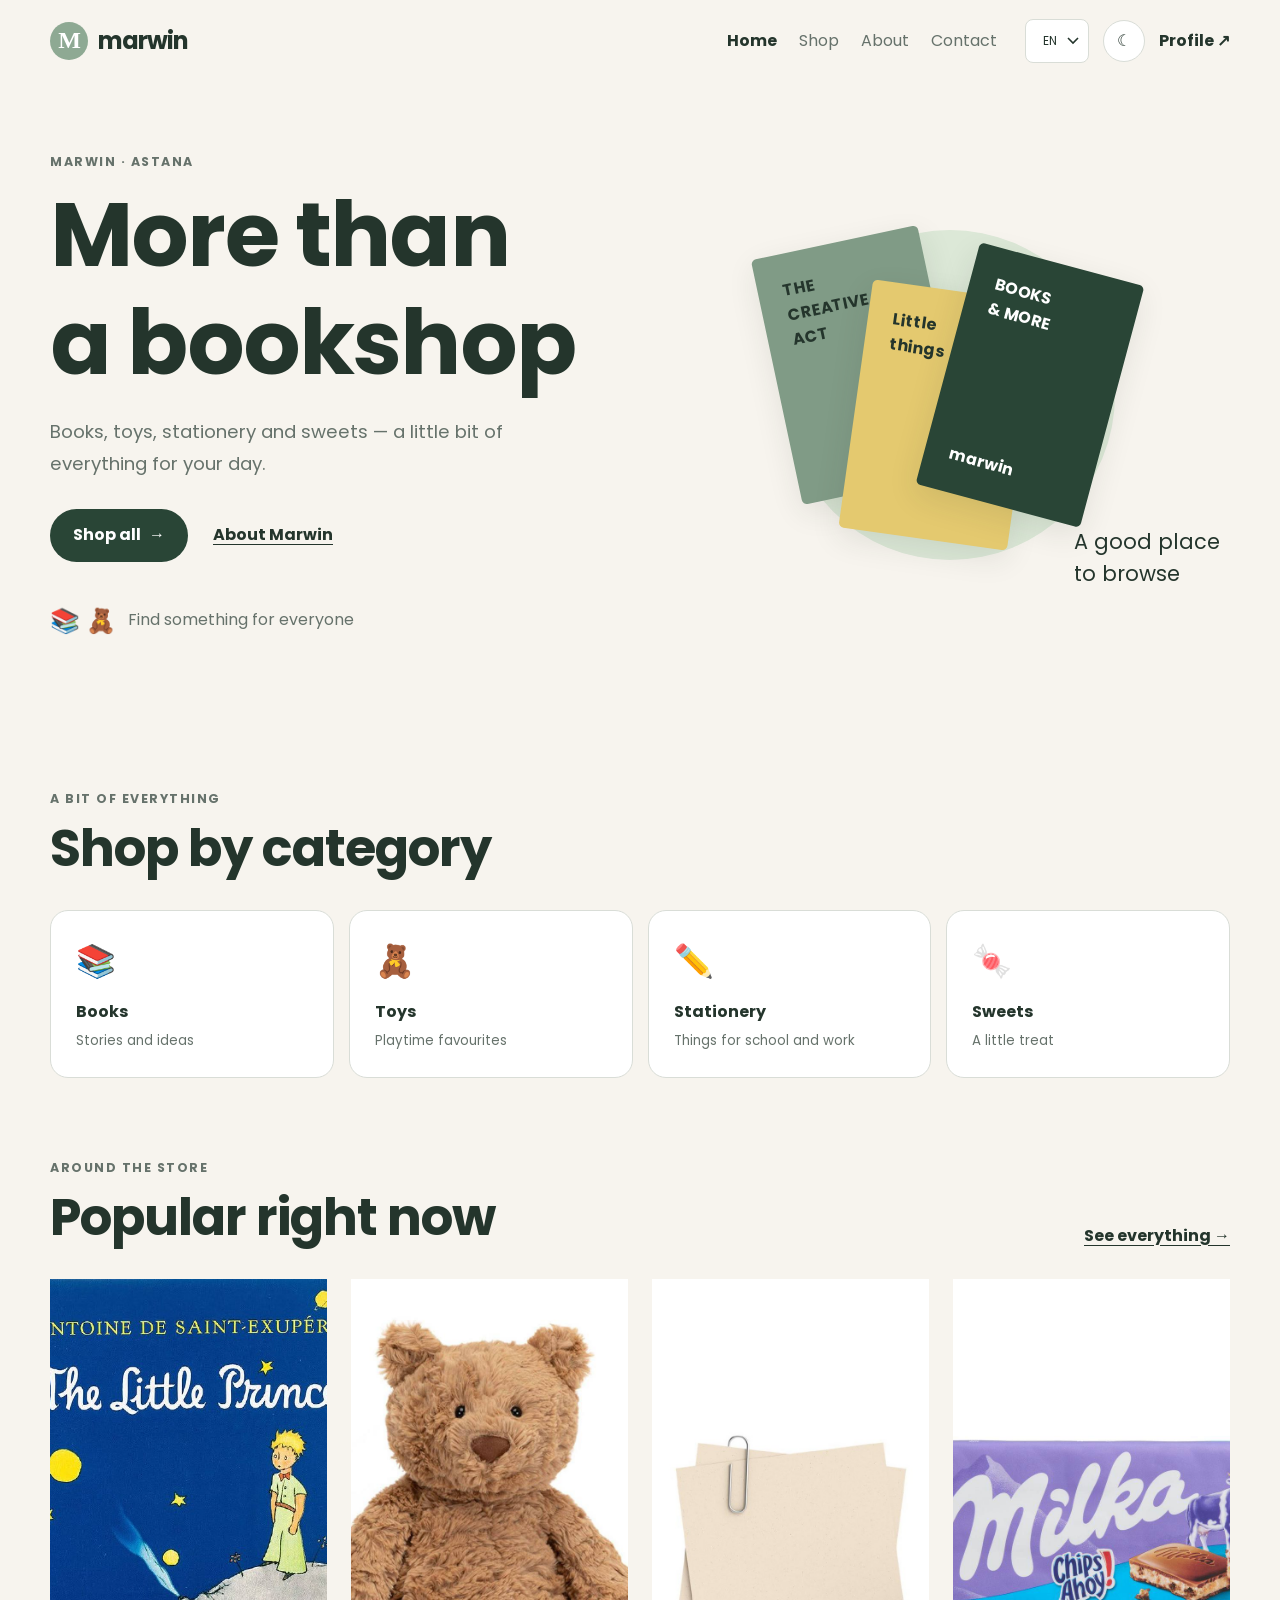
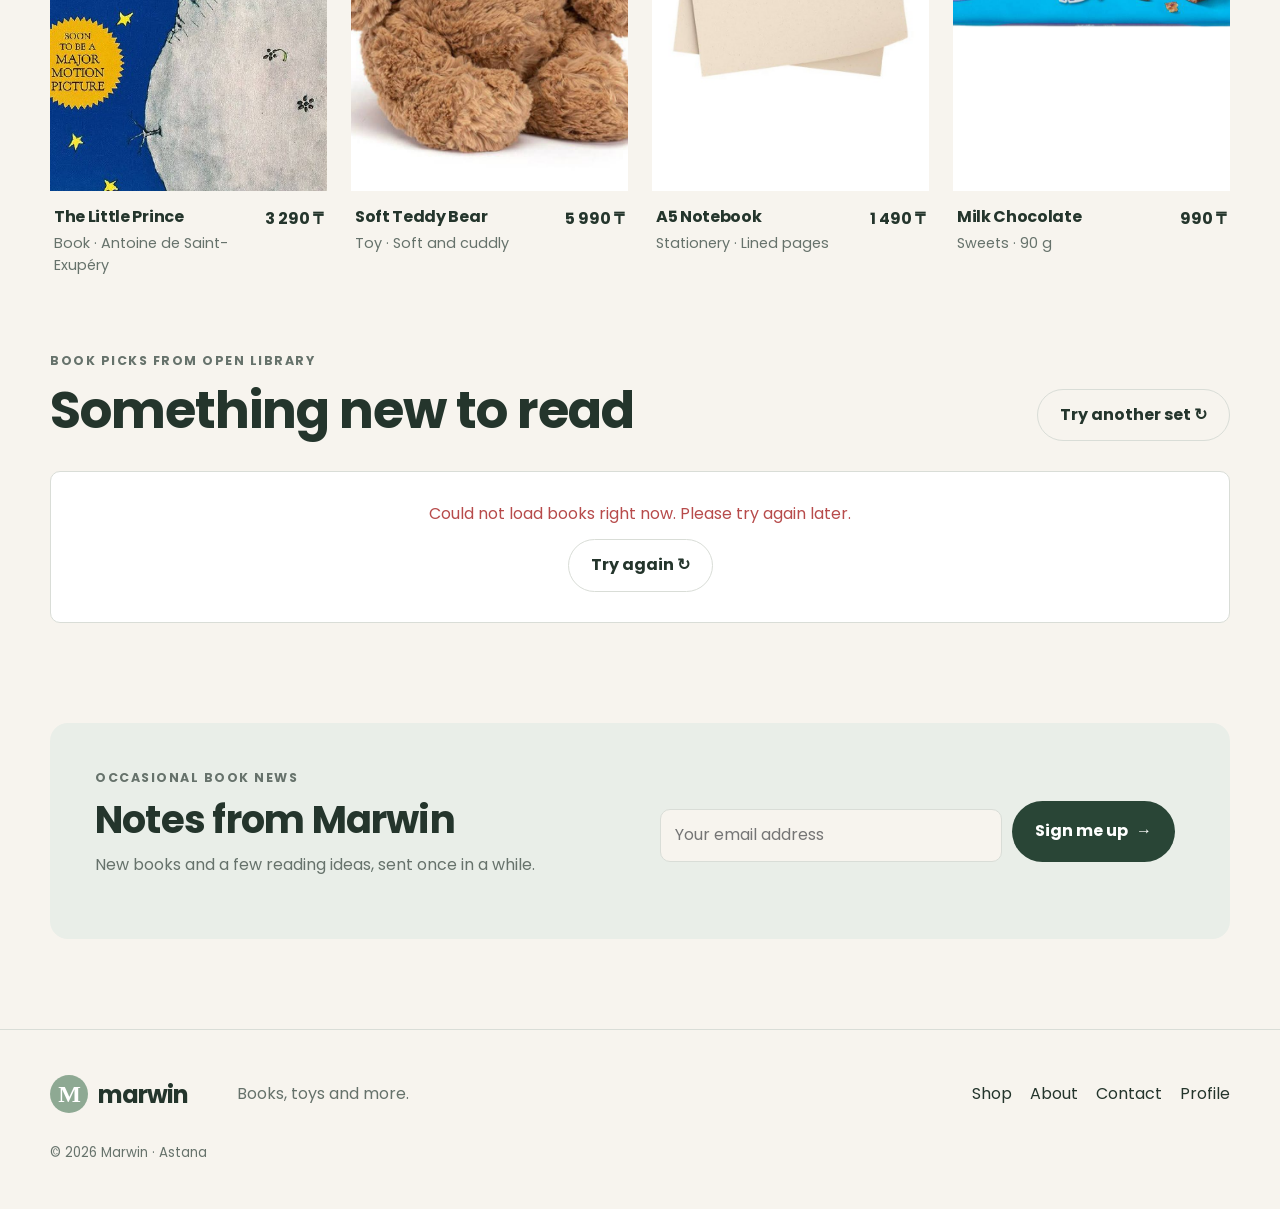
<file: index.html>
<!doctype html>
<html lang="en">

<head>
  <meta charset="utf-8">
  <meta name="viewport" content="width=device-width, initial-scale=1">

  <meta name="description" content="Books, toys, stationery and sweets at Marwin in Astana.">

  <title>Marwin — Books, toys and more</title>

  <link rel="stylesheet" href="css/style.css?v=book-hover">
  <script src="js/script.js?v=verified-covers" defer></script>
</head>

<body>

  <header class="site-header">

    <a class="brand" href="index.html" aria-label="Marwin home">
      <span class="brand-mark">M</span>
      <span>marwin</span>
    </a>

    <button class="menu-toggle" aria-label="Open menu">
      ☰
    </button>

    <nav class="main-nav">
      <a class="active" href="index.html">Home</a>
      <a href="catalog.html">Shop</a>
      <a href="about.html">About</a>
      <a href="contact.html">Contact</a>
    </nav>

    <div class="header-actions">
      <button class="theme-toggle" aria-label="Switch colour theme">
        ☾
      </button>

      <a class="profile-link" href="profile.html">
        Profile <span>↗</span>
      </a>
    </div>

  </header>


  <main>

    <!-- HERO -->

    <section class="hero">

      <div class="hero-copy">

        <p class="eyebrow">Marwin · Astana</p>

        <h1>
          More than<br>
          a <em>bookshop</em>
        </h1>

        <p class="hero-text">
          Books, toys, stationery and sweets — a little bit of
          everything for your day.
        </p>

        <div class="hero-buttons">

          <a class="button button-dark" href="catalog.html">
            Shop all <span>→</span>
          </a>

          <a class="text-link" href="about.html">
            About Marwin
          </a>

        </div>

        <div class="hero-note">
          <span class="avatar-stack">📚 🧸</span>
          <span>Find something for everyone</span>
        </div>

      </div>


      <div class="hero-art">

        <div class="sun-shape"></div>

        <div class="book book-back">
          <span>THE<br>CREATIVE<br>ACT</span>
        </div>

        <div class="book book-mid">
          <span>Little<br>things</span>
        </div>

        <div class="book book-front">
          <span>BOOKS<br>& MORE</span>
          <i>marwin</i>
        </div>

        <div class="art-caption">
          A good place<br>to browse
        </div>

      </div>

    </section>


    <!-- CATEGORIES -->

    <section class="section" style="padding-bottom: 0">

      <div class="section-heading">
        <div>
          <p class="eyebrow">A bit of everything</p>
          <h2>Shop by <em>category</em></h2>
        </div>
      </div>

      <div class="category-links">

        <a href="catalog.html" class="category-link">
          <span>📚</span>
          <b>Books</b>
          <small>Stories and ideas</small>
        </a>

        <a href="catalog.html" class="category-link">
          <span>🧸</span>
          <b>Toys</b>
          <small>Playtime favourites</small>
        </a>

        <a href="catalog.html" class="category-link">
          <span>✏️</span>
          <b>Stationery</b>
          <small>Things for school and work</small>
        </a>

        <a href="catalog.html" class="category-link">
          <span>🍬</span>
          <b>Sweets</b>
          <small>A little treat</small>
        </a>

      </div>

    </section>


    <!-- POPULAR PRODUCTS -->

    <section class="section picks">

      <div class="section-heading">

        <div>
          <p class="eyebrow">Around the store</p>
          <h2>Popular <em>right now</em></h2>
        </div>

        <a class="text-link" href="catalog.html">
          See everything <span>→</span>
        </a>

      </div>


      <div class="book-grid featured-grid">

        <!-- LITTLE PRINCE -->

        <article class="book-card">

          <a class="cover" href="catalog.html">
            <img class="product-image" src="img/TheLittlePrince.jpg" alt="The Little Prince">
          </a>

          <div class="book-meta">
            <div>
              <h3>The Little Prince</h3>
              <p>Book · Antoine de Saint-Exupéry</p>
            </div>

            <b>3 290 ₸</b>
          </div>

        </article>


        <!-- TEDDY BEAR -->

        <article class="book-card">

          <a class="cover" href="catalog.html">
            <img class="product-image" src="img/TeddyBear.jpg" alt="Soft Teddy Bear">
          </a>

          <div class="book-meta">
            <div>
              <h3>Soft Teddy Bear</h3>
              <p>Toy · Soft and cuddly</p>
            </div>

            <b>5 990 ₸</b>
          </div>

        </article>


        <!-- NOTEBOOK -->

        <article class="book-card">

          <a class="cover" href="catalog.html">
            <img class="product-image" src="img/Notebook.jpg" alt="A5 Notebook">
          </a>

          <div class="book-meta">
            <div>
              <h3>A5 Notebook</h3>
              <p>Stationery · Lined pages</p>
            </div>

            <b>1 490 ₸</b>
          </div>

        </article>


        <!-- CHOCOLATE -->

        <article class="book-card">

          <a class="cover" href="catalog.html">
            <img class="product-image" src="img/Chocolate.jpg" alt="Milk Chocolate">
          </a>

          <div class="book-meta">
            <div>
              <h3>Milk Chocolate</h3>
              <p>Sweets · 90 g</p>
            </div>

            <b>990 ₸</b>
          </div>

        </article>

      </div>

    </section>


    <!-- OPEN LIBRARY API -->

    <section class="section api-section">

      <div class="section-heading">

        <div>
          <p class="eyebrow">Book picks from Open Library</p>
          <h2>Something <em>new</em> to read</h2>
        </div>

        <button class="button button-outline" id="refresh-books">
          Try another set ↻
        </button>

      </div>

      <div id="api-books" class="api-books" aria-live="polite">
        <p class="loading">Loading a few books...</p>
      </div>

    </section>


    <!-- NEWSLETTER -->

    <section class="newsletter">

      <div>
        <p class="eyebrow">Occasional book news</p>
        <h2>Notes from <em>Marwin</em></h2>

        <p>
          New books and a few reading ideas, sent once in a while.
        </p>
      </div>

      <form id="newsletter-form" novalidate>

        <label class="sr-only" for="newsletter-email">
          Email address
        </label>

        <input id="newsletter-email" name="email" type="text" placeholder="Your email address">

        <button class="button button-dark">
          Sign me up <span>→</span>
        </button>

        <p class="form-message" aria-live="polite"></p>

      </form>

    </section>

  </main>


  <!-- FOOTER -->

  <footer class="site-footer">

    <a class="brand" href="index.html">
      <span class="brand-mark">M</span>
      <span>marwin</span>
    </a>

    <p>Books, toys and more.</p>

    <div class="footer-links">
      <a href="catalog.html">Shop</a>
      <a href="about.html">About</a>
      <a href="contact.html">Contact</a>
      <a href="profile.html">Profile</a>
    </div>

    <small>© 2026 Marwin · Astana</small>

  </footer>

</body>

</html>
</file>
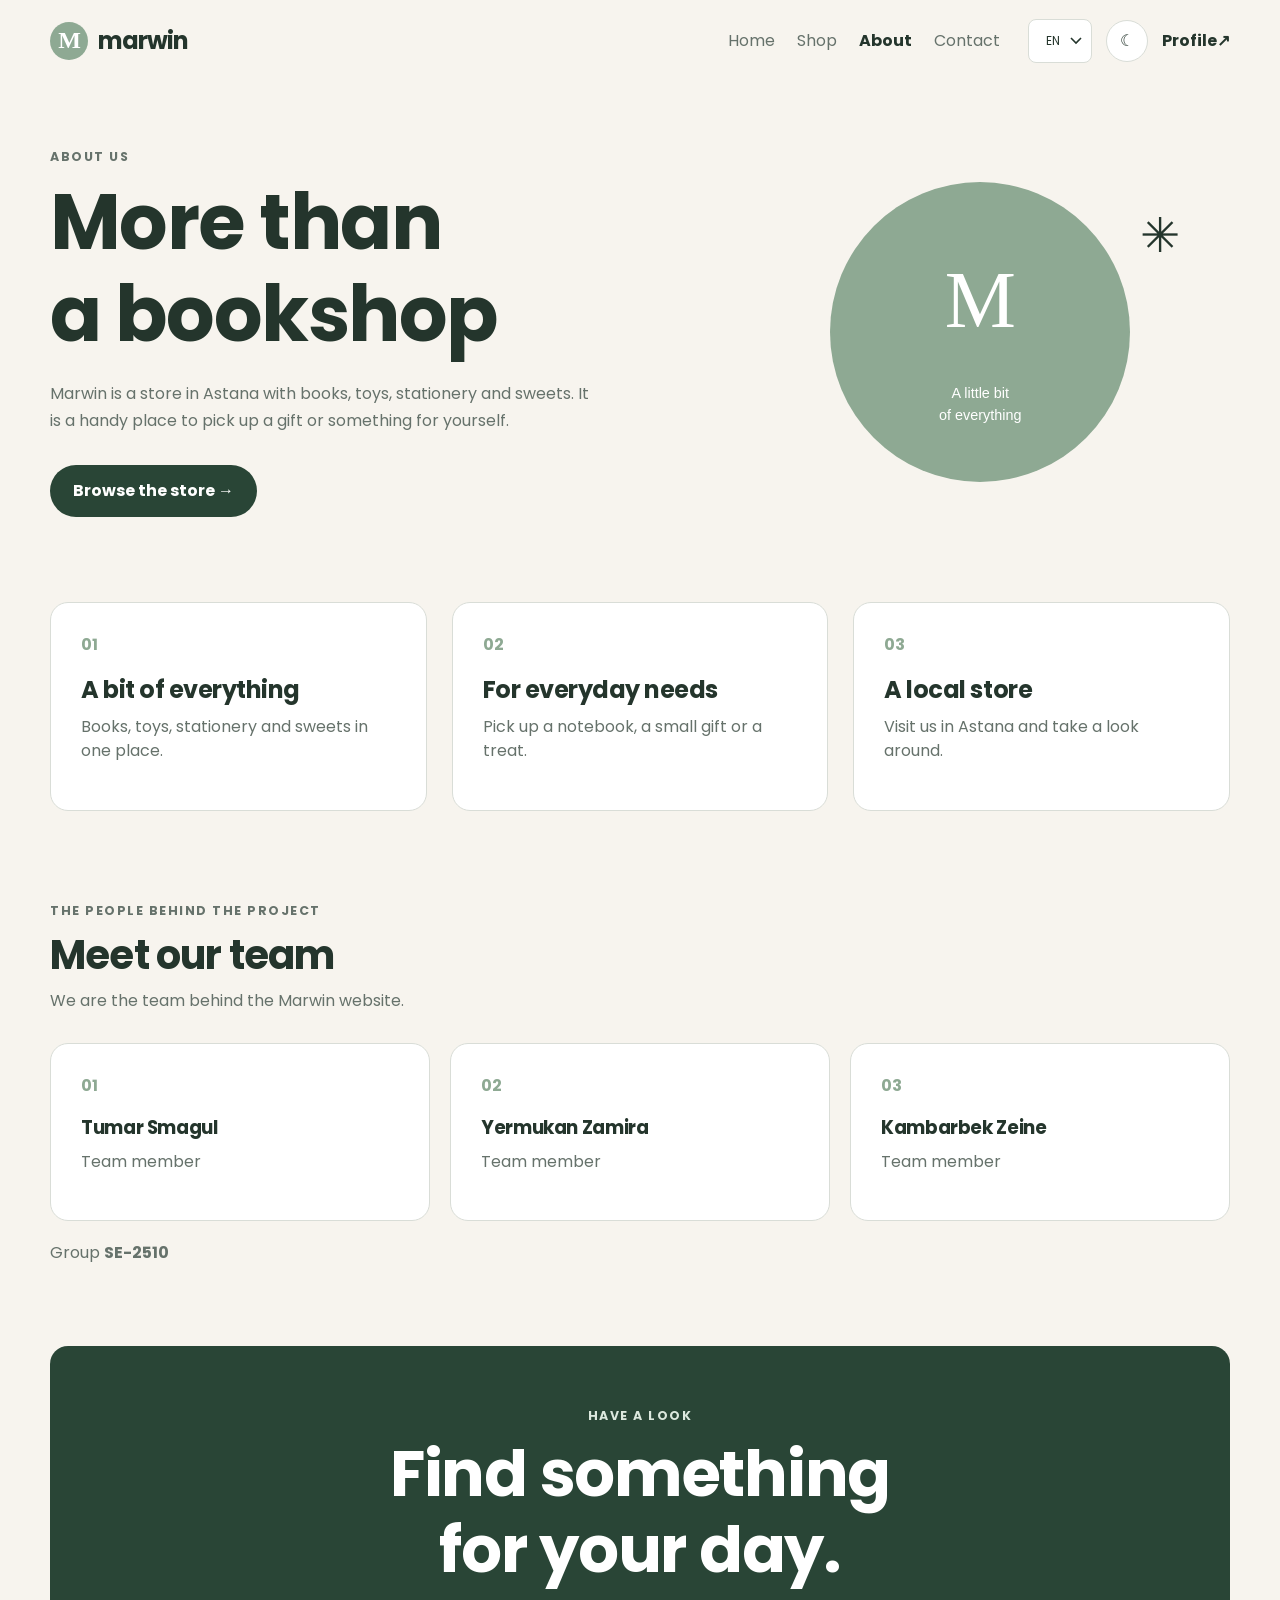
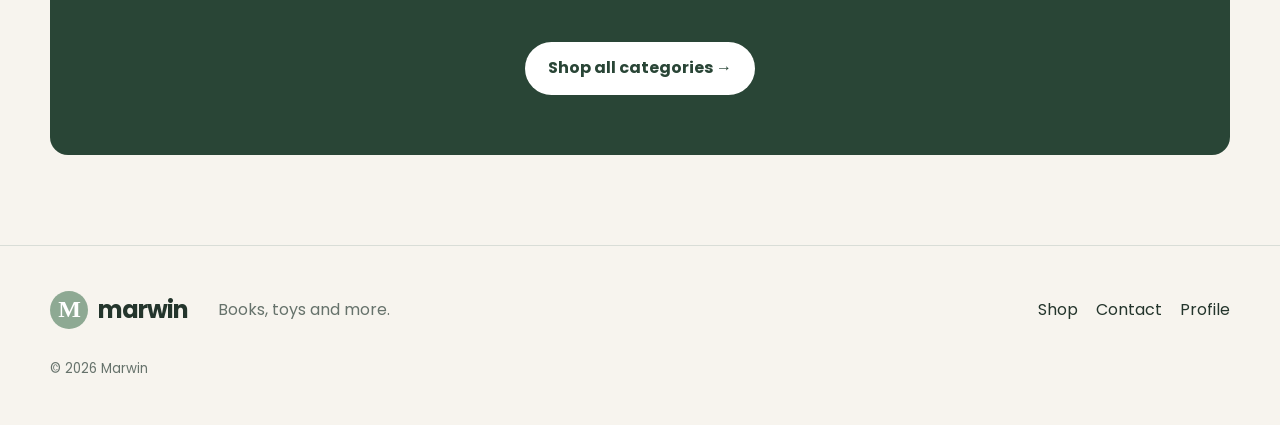
<file: about.html>
<!doctype html>
<html lang="en">

<head>
    <meta charset="utf-8">
    <meta name="viewport" content="width=device-width, initial-scale=1">
    <title>About Marwin</title>
    <link rel="stylesheet" href="css/style.css">
    <script src="js/script.js" defer></script>
</head>

<body>
    <header class="site-header"><a class="brand" href="index.html"><span
                class="brand-mark">M</span><span>marwin</span></a><button class="menu-toggle"
            aria-label="Open menu">☰</button>
        <nav class="main-nav"><a href="index.html">Home</a><a href="catalog.html">Shop</a><a class="active"
                href="about.html">About</a><a href="contact.html">Contact</a></nav>
        <div class="header-actions"><button class="theme-toggle" aria-label="Switch colour theme">☾</button><a
                class="profile-link" href="profile.html">Profile<span>↗</span></a></div>
    </header>
    <main class="page-main">
        <section class="about-hero">
            <div>
                <p class="eyebrow">About us</p>
                <h1>More than<br>a <em>bookshop</em></h1>
                <p>Marwin is a store in Astana with books, toys, stationery and sweets. It is a handy place to pick up a
                    gift or something for yourself.</p><a class="button button-dark" href="catalog.html">Browse the
                    store →</a>
            </div>
            <div class="about-art">
                <div class="about-circle">M<br><small>A little bit<br>of everything</small></div><span>✳</span>
            </div>
        </section>
        <section class="values">
            <article><span>01</span>
                <h2>A bit of everything</h2>
                <p>Books, toys, stationery and sweets in one place.</p>
            </article>
            <article><span>02</span>
                <h2>For everyday needs</h2>
                <p>Pick up a notebook, a small gift or a treat.</p>
            </article>
            <article><span>03</span>
                <h2>A local store</h2>
                <p>Visit us in Astana and take a look around.</p>
            </article>
        </section>
        <section class="team-section" aria-labelledby="team-title">
            <div class="team-heading">
                <p class="eyebrow">The people behind the project</p>
                <h2 id="team-title">Meet our <em>team</em></h2>
                <p>We are the team behind the Marwin website.</p>
            </div>
            <div class="team-grid">
                <article class="team-card"><span class="team-number">01</span>
                    <h3>Tumar Smagul</h3>
                    <p>Team member</p>
                </article>
                <article class="team-card"><span class="team-number">02</span>
                    <h3>Yermukan Zamira</h3>
                    <p>Team member</p>
                </article>
                <article class="team-card"><span class="team-number">03</span>
                    <h3>Kambarbek Zeine</h3>
                    <p>Team member</p>
                </article>
            </div>
            <p class="team-group">Group <strong>SE-2510</strong></p>
        </section>
        <section class="about-callout">
            <p class="eyebrow">Have a look</p>
            <h2>Find something<br>for your day.</h2><a class="button button-light" href="catalog.html">Shop all
                categories →</a>
        </section>
    </main>
    <footer class="site-footer"><a class="brand" href="index.html"><span
                class="brand-mark">M</span><span>marwin</span></a>
        <p>Books, toys and more.</p>
        <div class="footer-links"><a href="catalog.html">Shop</a><a href="contact.html">Contact</a><a
                href="profile.html">Profile</a></div><small>© 2026 Marwin</small>
    </footer>
</body>

</html>
</file>
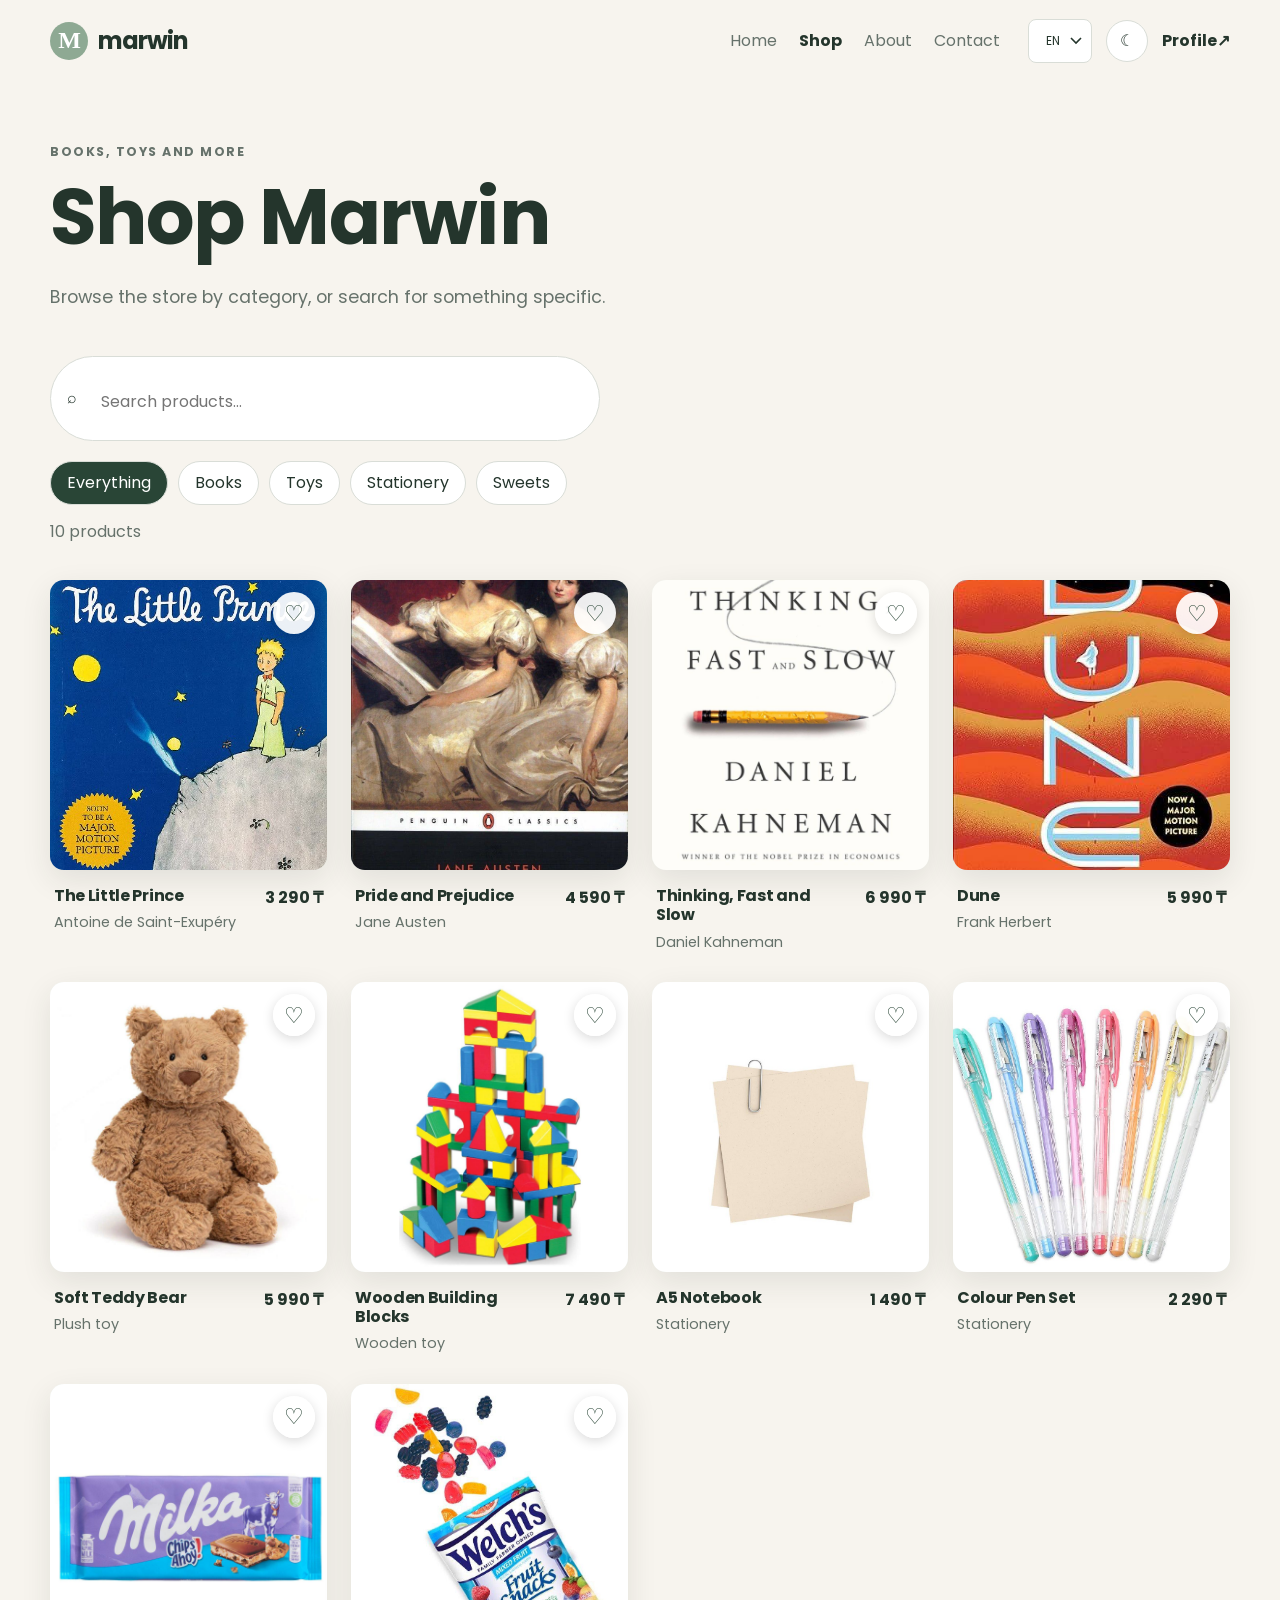
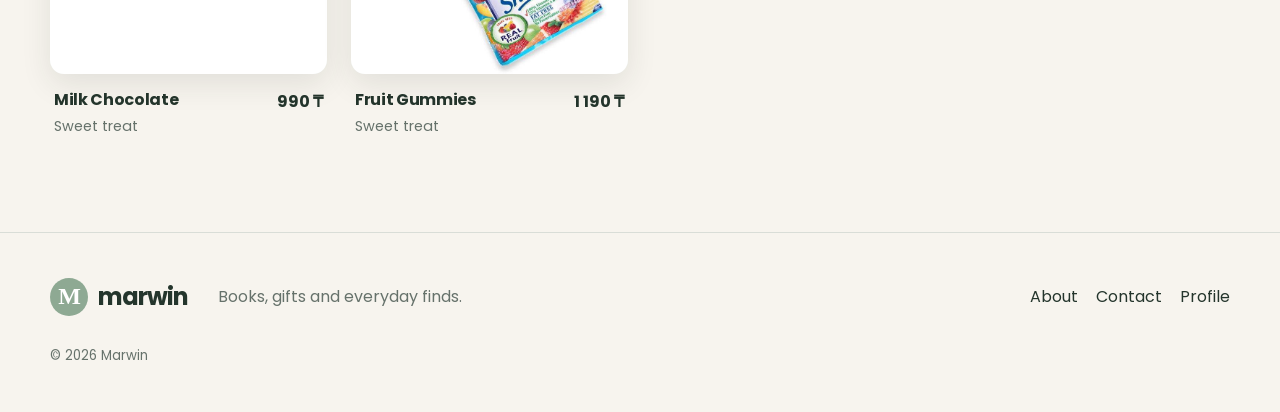
<file: catalog.html>
<!doctype html>
<html lang="en">

<head>
    <meta charset="utf-8">
    <meta name="viewport" content="width=device-width, initial-scale=1">
    <title>Shop — Marwin</title>
    <link rel="stylesheet" href="css/style.css">
    <script src="js/script.js" defer></script>
</head>

<body>
    <header class="site-header"><a class="brand" href="index.html"><span
                class="brand-mark">M</span><span>marwin</span></a><button class="menu-toggle"
            aria-label="Open menu">☰</button>
        <nav class="main-nav"><a href="index.html">Home</a><a class="active" href="catalog.html">Shop</a><a
                href="about.html">About</a><a href="contact.html">Contact</a></nav>
        <div class="header-actions"><button class="theme-toggle" aria-label="Switch colour theme">☾</button><a
                class="profile-link" href="profile.html">Profile<span>↗</span></a></div>
    </header>
    <main class="page-main">
        <div class="page-intro">
            <p class="eyebrow">Books, toys and more</p>
            <h1>Shop <em>Marwin</em></h1>
            <p>Browse the store by category, or search for something specific.</p>
        </div>
        <section class="catalog-tools"><label class="search-box"><span>⌕</span><input id="book-search" type="text"
                    placeholder="Search products…" aria-label="Search products"></label>
            <div id="genre-filters" class="filter-row"><button class="filter-chip selected"
                    data-genre="All">Everything</button><button class="filter-chip"
                    data-genre="Books">Books</button><button class="filter-chip" data-genre="Toys">Toys</button><button
                    class="filter-chip" data-genre="Stationery">Stationery</button><button class="filter-chip"
                    data-genre="Sweets">Sweets</button></div>
            <p id="catalog-count" class="result-count"></p>
        </section>
        <div id="catalog-grid" class="book-grid catalog-grid"></div>
    </main>
    <footer class="site-footer"><a class="brand" href="index.html"><span
                class="brand-mark">M</span><span>marwin</span></a>
        <p>Books, gifts and everyday finds.</p>
        <div class="footer-links"><a href="about.html">About</a><a href="contact.html">Contact</a><a
                href="profile.html">Profile</a></div><small>© 2026 Marwin</small>
    </footer>
</body>

</html>
</file>
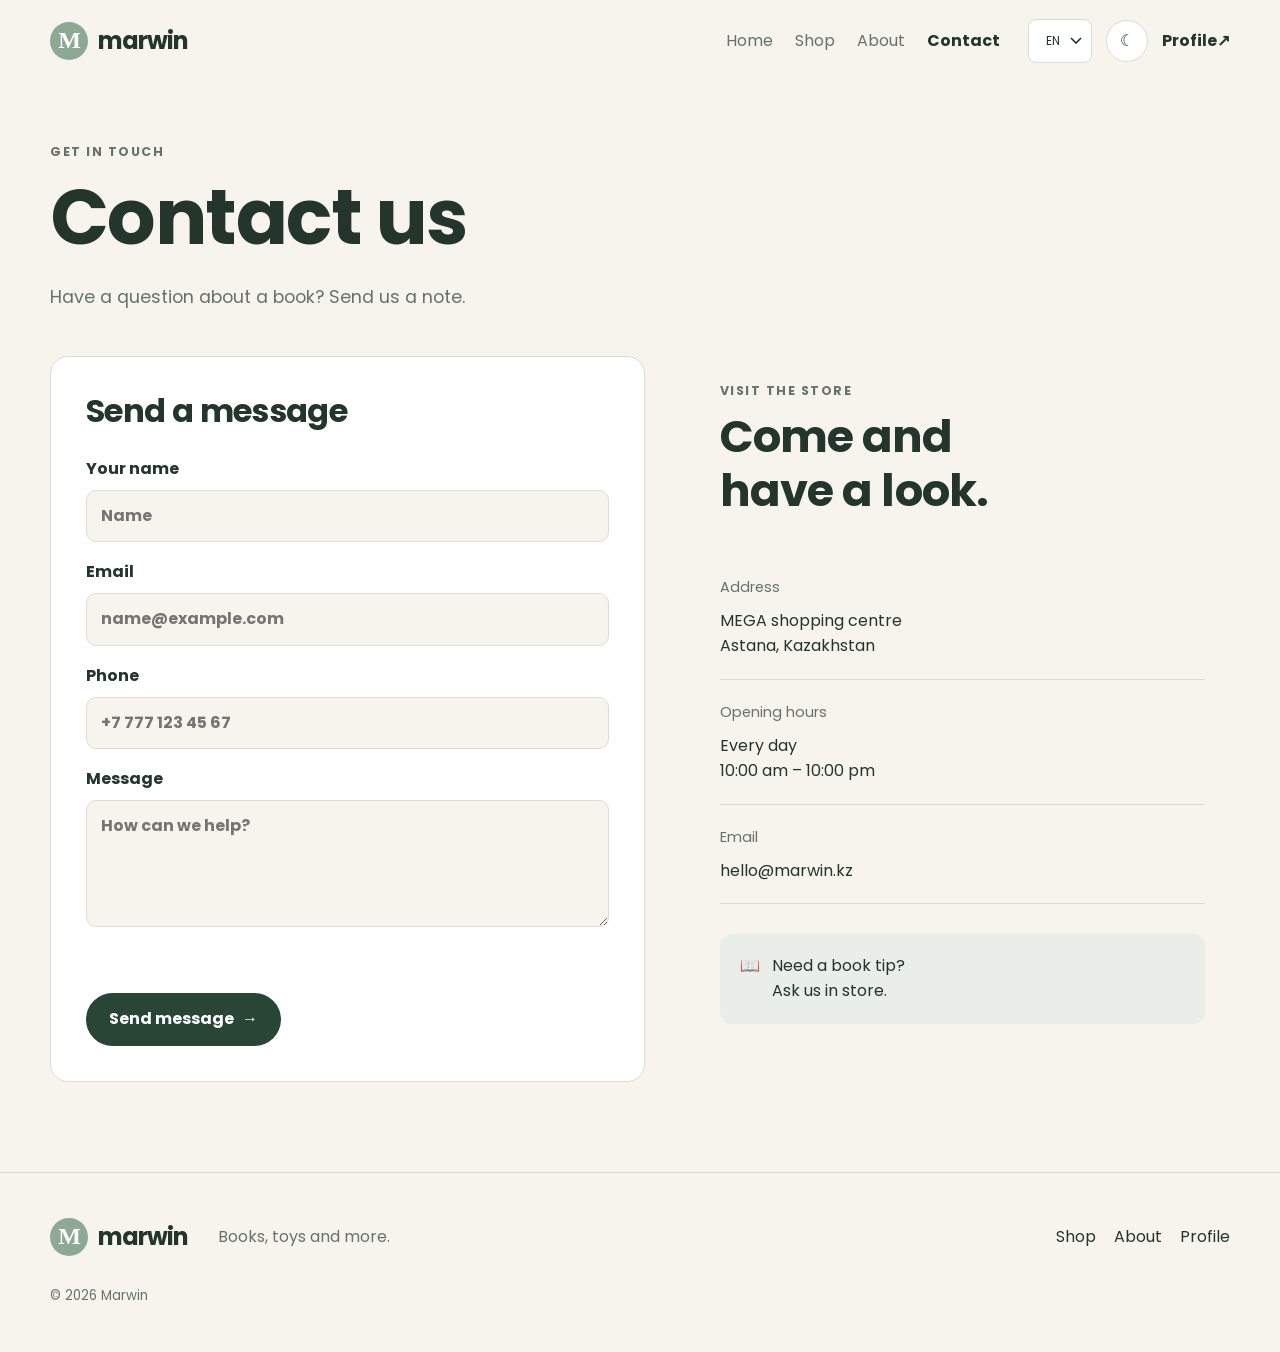
<file: contact.html>
<!doctype html>
<html lang="en">

<head>
    <meta charset="utf-8">
    <meta name="viewport" content="width=device-width, initial-scale=1">
    <title>Contact Marwin</title>
    <link rel="stylesheet" href="css/style.css">
    <script src="js/script.js" defer></script>
</head>

<body>
    <header class="site-header"><a class="brand" href="index.html"><span
                class="brand-mark">M</span><span>marwin</span></a><button class="menu-toggle"
            aria-label="Open menu">☰</button>
        <nav class="main-nav"><a href="index.html">Home</a><a href="catalog.html">Shop</a><a
                href="about.html">About</a><a class="active" href="contact.html">Contact</a></nav>
        <div class="header-actions"><button class="theme-toggle" aria-label="Switch colour theme">☾</button><a
                class="profile-link" href="profile.html">Profile<span>↗</span></a></div>
    </header>
    <main class="page-main">
        <div class="page-intro">
            <p class="eyebrow">Get in touch</p>
            <h1>Contact <em>us</em></h1>
            <p>Have a question about a book? Send us a note.</p>
        </div>
        <div class="contact-layout">
            <form id="contact-form" class="form-card" novalidate>
                <h2>Send a message</h2><label>Your name<input name="name" type="text"
                        placeholder="Name"></label><label>Email<input name="email" type="text"
                        placeholder="name@example.com"></label><label>Phone<input name="phone" type="text"
                        placeholder="+7 777 123 45 67"></label><label>Message<textarea name="message" rows="4"
                        placeholder="How can we help?"></textarea></label>
                <p class="form-message" aria-live="polite"></p><button class="button button-dark">Send message
                    <span>→</span></button>
            </form>
            <aside class="contact-info">
                <p class="eyebrow">Visit the store</p>
                <h2>Come and<br>have a look.</h2>
                <div class="contact-item"><span>Address</span>
                    <p>MEGA shopping centre<br>Astana, Kazakhstan</p>
                </div>
                <div class="contact-item"><span>Opening hours</span>
                    <p>Every day<br>10:00 am – 10:00 pm</p>
                </div>
                <div class="contact-item"><span>Email</span>
                    <p>hello@marwin.kz</p>
                </div>
                <div class="contact-note">📖 <span>Need a book tip?<br>Ask us in store.</span></div>
            </aside>
        </div>
    </main>
    <footer class="site-footer"><a class="brand" href="index.html"><span
                class="brand-mark">M</span><span>marwin</span></a>
        <p>Books, toys and more.</p>
        <div class="footer-links"><a href="catalog.html">Shop</a><a href="about.html">About</a><a
                href="profile.html">Profile</a></div><small>© 2026 Marwin</small>
    </footer>
</body>

</html>
</file>
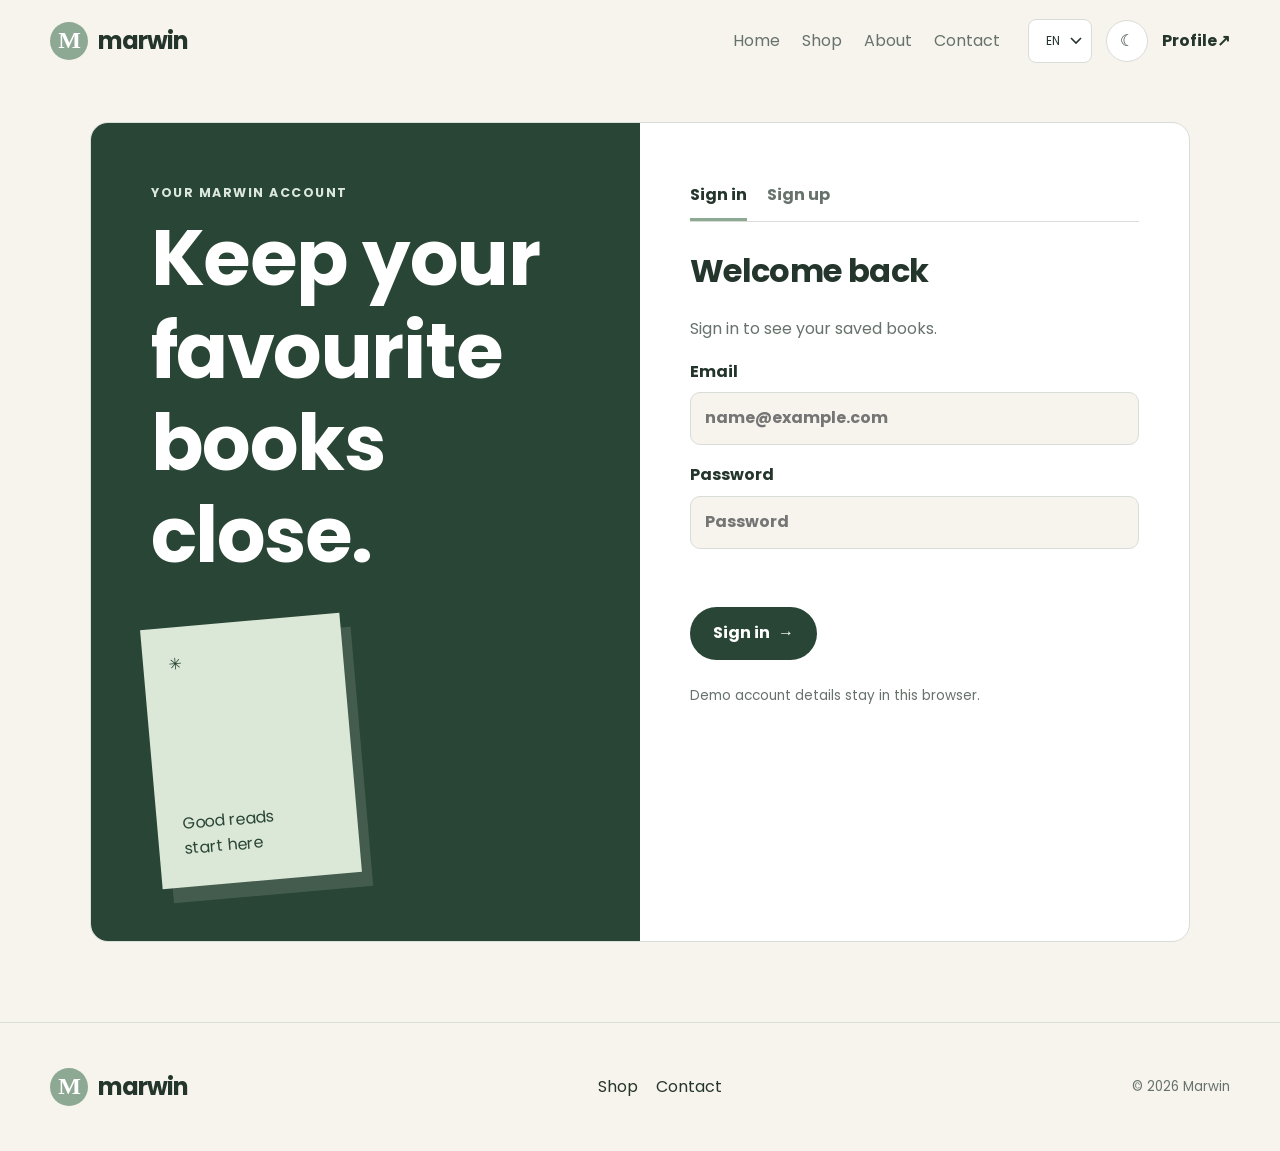
<file: login.html>
<!doctype html>
<html lang="en">

<head>
    <meta charset="utf-8">
    <meta name="viewport" content="width=device-width, initial-scale=1">
    <title>Sign in — Marwin</title>
    <link rel="stylesheet" href="css/style.css">
    <script src="js/script.js" defer></script>
</head>

<body>
    <header class="site-header"><a class="brand" href="index.html"><span
                class="brand-mark">M</span><span>marwin</span></a><button class="menu-toggle"
            aria-label="Open menu">☰</button>
        <nav class="main-nav"><a href="index.html">Home</a><a href="catalog.html">Shop</a><a
                href="about.html">About</a><a href="contact.html">Contact</a></nav>
        <div class="header-actions"><button class="theme-toggle" aria-label="Switch colour theme">☾</button><a
                class="profile-link active" href="profile.html">Profile<span>↗</span></a></div>
    </header>
    <main class="auth-main">
        <section class="auth-art">
            <p class="eyebrow">Your Marwin account</p>
            <h1>Keep your<br>favourite books<br><em>close.</em></h1>
            <div class="auth-book">✳<br><span>Good reads<br>start here</span></div>
        </section>
        <section class="auth-card">
            <div class="auth-tabs"><button class="auth-tab active" data-tab="login">Sign in</button><button
                    class="auth-tab" data-tab="signup">Sign up</button></div>
            <form id="login-form" class="auth-form" novalidate>
                <h2>Welcome back</h2>
                <p>Sign in to see your saved books.</p><label>Email<input name="email" type="text"
                        placeholder="name@example.com"></label><label>Password<input name="password" type="password"
                        placeholder="Password"></label>
                <p class="form-message" aria-live="polite"></p><button class="button button-dark">Sign in
                    <span>→</span></button>
            </form>
            <form id="signup-form" class="auth-form hidden" novalidate>
                <h2>Create an account</h2>
                <p>Save books you want to read later.</p><label>Name<input name="name" type="text"
                        placeholder="Your name"></label><label>Email<input name="email" type="text"
                        placeholder="name@example.com"></label><label>Phone<input name="phone" type="text"
                        placeholder="+7 777 123 45 67"></label><label>Password<input name="password" type="password"
                        placeholder="At least 8 characters"></label>
                <p class="form-message" aria-live="polite"></p><button class="button button-dark">Sign up
                    <span>→</span></button>
            </form>
            <p class="auth-privacy">Demo account details stay in this browser.</p>
        </section>
    </main>
    <footer class="site-footer compact-footer"><a class="brand" href="index.html"><span
                class="brand-mark">M</span><span>marwin</span></a>
        <div class="footer-links"><a href="catalog.html">Shop</a><a href="contact.html">Contact</a></div><small>© 2026
            Marwin</small>
    </footer>
</body>

</html>
</file>
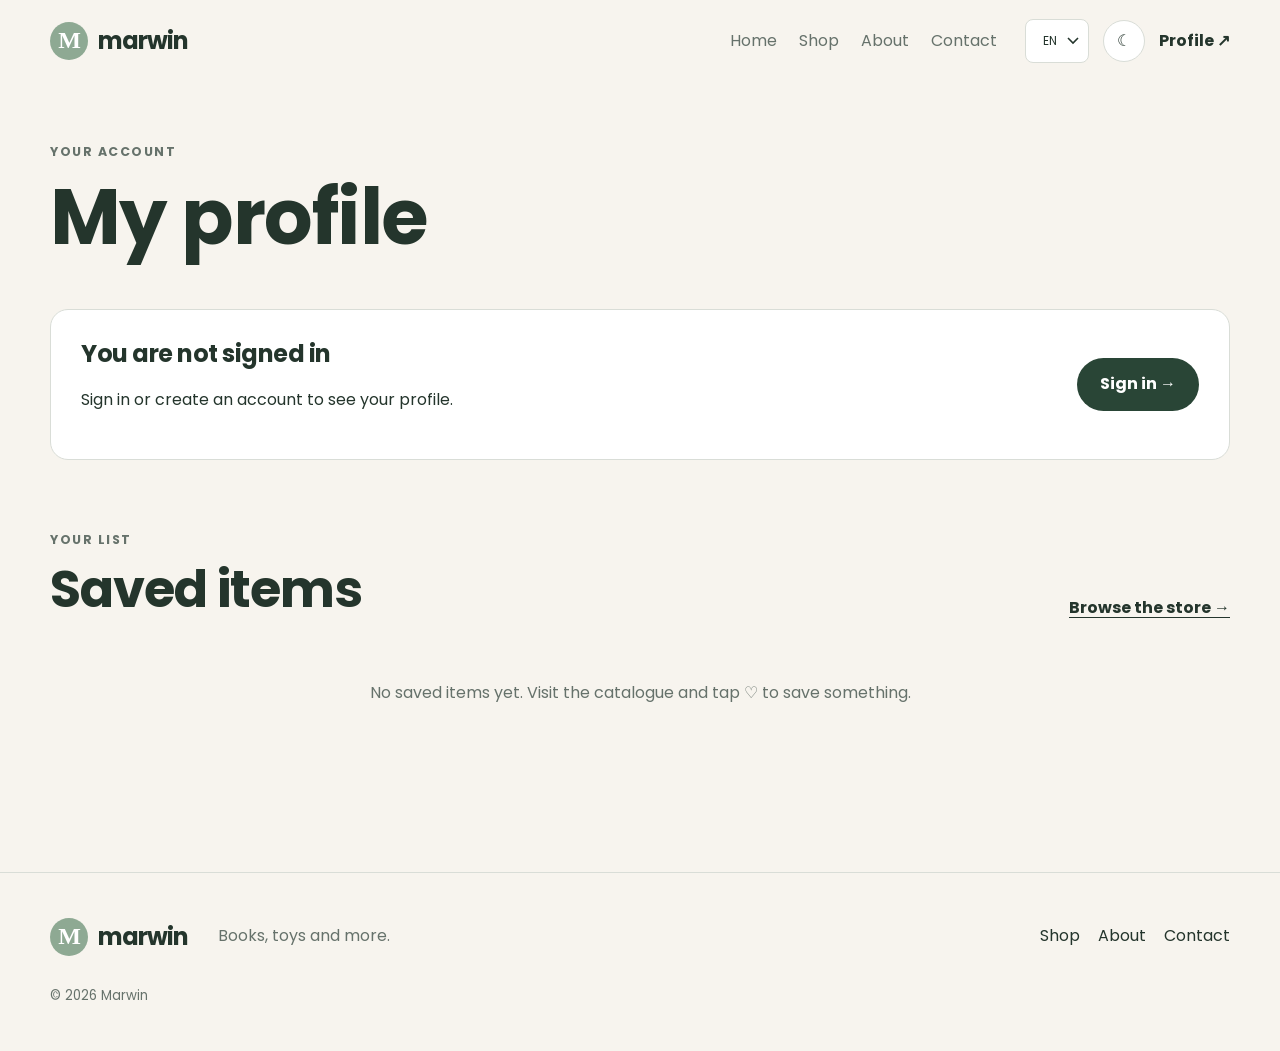
<file: profile.html>
<!doctype html>
<html lang="en">

<head>
    <meta charset="utf-8">
    <meta name="viewport" content="width=device-width, initial-scale=1">
    <title>My profile — Marwin</title>
    <link rel="stylesheet" href="css/style.css">
    <script src="js/script.js" defer></script>
</head>

<body>
    <header class="site-header"><a class="brand" href="index.html"><span
                class="brand-mark">M</span><span>marwin</span></a><button class="menu-toggle"
            aria-label="Open menu">☰</button>
        <nav class="main-nav"><a href="index.html">Home</a><a href="catalog.html">Shop</a><a
                href="about.html">About</a><a href="contact.html">Contact</a></nav>
        <div class="header-actions"><button class="theme-toggle" aria-label="Switch colour theme">☾</button><a
                class="profile-link active" href="profile.html">Profile <span>↗</span></a></div>
    </header>
    <main class="page-main profile-main">
        <div class="page-intro">
            <p class="eyebrow">Your account</p>
            <h1>My <em>profile</em></h1>
        </div>
        <section id="profile-content" class="profile-card"></section>
        <section class="section saved-section">
            <div class="section-heading">
                <div>
                    <p class="eyebrow">Your list</p>
                    <h2>Saved <em>items</em></h2>
                </div><a class="text-link" href="catalog.html">Browse the store <span>→</span></a>
            </div>
            <div id="saved-books" class="book-grid catalog-grid"></div>
        </section>
    </main>
    <footer class="site-footer"><a class="brand" href="index.html"><span
                class="brand-mark">M</span><span>marwin</span></a>
        <p>Books, toys and more.</p>
        <div class="footer-links"><a href="catalog.html">Shop</a><a href="about.html">About</a><a
                href="contact.html">Contact</a></div><small>© 2026 Marwin</small>
    </footer>
</body>

</html>
</file>
<file: css/style.css>
@import url('https://fonts.googleapis.com/css2?family=Poppins:wght@400;500;600;700&display=swap');

/* ==============================
   MARWIN WEBSITE - MAIN STYLES
   ============================== */

/* ---------- COLORS ---------- */

:root {
  --background: #f7f4ee;
  --surface: #ffffff;
  --text: #24352c;
  --muted: #66726b;
  --accent: #8ea993;
  --accent-dark: #294536;
  --border: #d9ddd7;
  --soft: #e9eee8;
  --shadow: 0 10px 30px rgba(35, 53, 44, 0.10);
  --radius: 18px;
}

body.dark {
  --background: #18221d;
  --surface: #243029;
  --text: #f3f5f2;
  --muted: #bdc6bf;
  --accent: #9fb6a2;
  --accent-dark: #dce8de;
  --border: #3d4a42;
  --soft: #2d3931;
  --shadow: 0 10px 30px rgba(0, 0, 0, 0.25);
}


/* ---------- RESET ---------- */

* {
  box-sizing: border-box;
}

html {
  scroll-behavior: smooth;
}

body {
  margin: 0;
  font-family: Arial, Helvetica, sans-serif;
  background: var(--background);
  color: var(--text);
  transition: background 0.3s, color 0.3s;
}

img {
  max-width: 100%;
}

a {
  color: inherit;
  text-decoration: none;
}

button,
input,
textarea {
  font: inherit;
}

button {
  cursor: pointer;
}

h1,
h2,
h3,
p {
  margin-top: 0;
}

h1,
h2,
h3 {
  line-height: 1.1;
}

em {
  font-family: Georgia, serif;
}

.hidden {
  display: none !important;
}


/* ---------- HEADER ---------- */

.site-header {
  width: min(1180px, calc(100% - 40px));
  min-height: 82px;
  margin: 0 auto;
  display: flex;
  align-items: center;
  gap: 28px;
  position: relative;
  z-index: 10;
}

.brand {
  display: flex;
  align-items: center;
  gap: 10px;
  font-size: 1.5rem;
  font-weight: 700;
  letter-spacing: -1px;
}

.brand-mark {
  width: 38px;
  height: 38px;
  display: grid;
  place-items: center;
  border-radius: 50%;
  background: var(--accent);
  color: white;
  font-family: Georgia, serif;
}

.main-nav {
  display: flex;
  align-items: center;
  gap: 22px;
  margin-left: auto;
}

.main-nav a {
  color: var(--muted);
  transition: color 0.2s;
}

.main-nav a:hover,
.main-nav a.active {
  color: var(--text);
  font-weight: 700;
}

.header-actions {
  display: flex;
  align-items: center;
  gap: 14px;
}

.theme-toggle,
.menu-toggle {
  border: 1px solid var(--border);
  background: var(--surface);
  color: var(--text);
  border-radius: 50%;
  width: 42px;
  height: 42px;
  transition: transform 0.2s, background 0.2s;
}

.theme-toggle:hover,
.menu-toggle:hover {
  transform: scale(1.08);
}

.profile-link {
  font-weight: 700;
}

.menu-toggle {
  display: none;
}


/* ---------- BUTTONS ---------- */

.button {
  display: inline-flex;
  align-items: center;
  justify-content: center;
  gap: 8px;
  border: 1px solid transparent;
  border-radius: 999px;
  padding: 13px 22px;
  font-weight: 700;
  transition: transform 0.2s, box-shadow 0.2s;
}

.button:hover {
  transform: translateY(-2px);
  box-shadow: var(--shadow);
}

.button-dark {
  background: var(--accent-dark);
  color: white;
}

body.dark .button-dark {
  background: var(--accent);
  color: #18221d;
}

.button-light {
  background: white;
  color: #294536;
}

.button-outline {
  background: transparent;
  border-color: var(--border);
  color: var(--text);
}

.text-link {
  font-weight: 700;
  text-decoration: underline;
  text-underline-offset: 4px;
}


/* ---------- GENERAL ---------- */

.page-main {
  width: min(1180px, calc(100% - 40px));
  margin: 0 auto;
  padding: 60px 0 90px;
}

.section {
  width: min(1180px, calc(100% - 40px));
  margin: 0 auto;
  padding: 80px 0;
}

.eyebrow {
  margin-bottom: 10px;
  color: var(--muted);
  text-transform: uppercase;
  font-size: 0.78rem;
  font-weight: 700;
  letter-spacing: 1.5px;
}

.page-intro {
  max-width: 650px;
  margin-bottom: 45px;
}

.page-intro h1,
.about-hero h1,
.auth-art h1 {
  font-size: clamp(2.5rem, 6vw, 5rem);
  margin-bottom: 20px;
}

.page-intro>p:last-child {
  color: var(--muted);
  font-size: 1.1rem;
}

.section-heading {
  display: flex;
  justify-content: space-between;
  align-items: end;
  gap: 30px;
  margin-bottom: 30px;
}

.section-heading h2 {
  margin-bottom: 0;
  font-size: clamp(2rem, 4vw, 3.2rem);
}


/* ---------- HERO ---------- */

.hero {
  width: min(1180px, calc(100% - 40px));
  min-height: 620px;
  margin: 0 auto;
  padding: 70px 0;
  display: grid;
  grid-template-columns: 1fr 1fr;
  align-items: center;
  gap: 60px;
}

.hero-copy h1 {
  font-size: clamp(3rem, 7vw, 6rem);
  margin-bottom: 20px;
}

.hero-text {
  max-width: 500px;
  color: var(--muted);
  font-size: 1.15rem;
  line-height: 1.7;
}

.hero-buttons {
  display: flex;
  align-items: center;
  gap: 25px;
  margin-top: 30px;
}

.hero-note {
  display: flex;
  align-items: center;
  gap: 12px;
  margin-top: 40px;
  color: var(--muted);
}

.avatar-stack {
  font-size: 1.5rem;
}

.hero-art {
  min-height: 430px;
  position: relative;
  display: grid;
  place-items: center;
  animation: art-fade-in 0.7s ease-out both;
}

@keyframes art-fade-in {
  from { opacity: 0; }
  to { opacity: 1; }
}

.sun-shape {
  width: 330px;
  height: 330px;
  position: absolute;
  border-radius: 50%;
  background: #dce8d7;
}

.book {
  position: absolute;
  width: 170px;
  height: 250px;
  padding: 25px;
  display: flex;
  flex-direction: column;
  justify-content: space-between;
  border-radius: 5px;
  box-shadow: var(--shadow);
  font-weight: 700;
  transform-origin: center;
  transition: transform 0.35s ease, box-shadow 0.35s ease;
}

@media (hover: hover) {
  .book-back:hover {
    z-index: 2;
    transform: translate(-90px, -42px) rotate(-8deg) scale(1.04);
    box-shadow: 0 18px 38px rgba(35, 53, 44, 0.2);
  }

  .book-mid:hover {
    z-index: 3;
    transform: translate(-10px, 8px) rotate(5deg) scale(1.05);
    box-shadow: 0 18px 38px rgba(35, 53, 44, 0.2);
  }

  .book-front:hover {
    z-index: 4;
    transform: translate(80px, -22px) rotate(11deg) scale(1.05);
    box-shadow: 0 20px 42px rgba(35, 53, 44, 0.24);
  }
}

@media (prefers-reduced-motion: reduce) {
  .hero-art,
  .book {
    animation: none;
    transition: none;
  }
}

.book-back {
  background: #809b86;
  transform: translate(-90px, -30px) rotate(-12deg);
}

.book-mid {
  background: #e4c96f;
  transform: translate(-10px, 20px) rotate(8deg);
}

.book-front {
  background: #294536;
  color: white;
  transform: translate(80px, -10px) rotate(15deg);
}

.book-front i {
  font-family: Georgia, serif;
}

.art-caption {
  position: absolute;
  bottom: 20px;
  right: 10px;
  font-family: Georgia, serif;
  font-size: 1.3rem;
}


/* ---------- CATEGORIES ---------- */

.category-links {
  display: grid;
  grid-template-columns: repeat(4, 1fr);
  gap: 15px;
}

.category-link {
  padding: 25px;
  border: 1px solid var(--border);
  border-radius: var(--radius);
  background: var(--surface);
  transition: transform 0.25s, box-shadow 0.25s;
}

.category-link:hover {
  transform: translateY(-5px);
  box-shadow: var(--shadow);
}

.category-link span {
  display: block;
  font-size: 2rem;
  margin-bottom: 15px;
}

.category-link b,
.category-link small {
  display: block;
}

.category-link small {
  margin-top: 6px;
  color: var(--muted);
}


/* ---------- PRODUCT CARDS ---------- */

.book-grid,
.api-books-grid {
  display: grid;
  grid-template-columns: repeat(4, 1fr);
  gap: 24px;
}

.catalog-grid {
  grid-template-columns: repeat(4, 1fr);
}

.book-card {
  min-width: 0;
}

.cover {
  height: 290px;
  position: relative;
  overflow: hidden;
  background: var(--soft);
  border-radius: 14px;
  box-shadow: var(--shadow);
}

.product-image,
.cover>img {
  width: 100%;
  height: 100%;
  display: block;
  object-fit: cover;
  transition: transform 0.35s ease;
}

.book-card:hover .product-image,
.book-card:hover .cover>img {
  transform: scale(1.05);
}

.save-book {
  position: absolute;
  top: 12px;
  right: 12px;
  z-index: 2;
  width: 42px;
  height: 42px;
  border: none;
  border-radius: 50%;
  background: rgba(255, 255, 255, 0.92);
  color: #294536;
  font-size: 1.4rem;
  box-shadow: 0 3px 12px rgba(0, 0, 0, 0.15);
  transition: transform 0.2s;
}

.save-book:hover {
  transform: scale(1.12);
}

.save-book.saved {
  color: #c54d5d;
}

.book-meta {
  display: flex;
  justify-content: space-between;
  gap: 15px;
  padding: 16px 4px 5px;
}

.book-meta h3 {
  margin-bottom: 6px;
  font-size: 1rem;
}

.book-meta p {
  margin-bottom: 0;
  color: var(--muted);
  font-size: 0.9rem;
}

.book-meta b {
  white-space: nowrap;
}

.no-image {
  height: 100%;
  width: 100%;
  padding: 24px;
  display: grid;
  place-items: center;
  align-content: center;
  gap: 12px;
  background: var(--soft);
  color: var(--muted);
  text-align: center;
}

.no-image strong {
  max-width: 240px;
  color: var(--text);
  font-size: 1.05rem;
}

.no-image small {
  font-size: .85rem;
}

.empty-results {
  grid-column: 1 / -1;
  padding: 30px;
  text-align: center;
  color: var(--muted);
}


/* ---------- CATALOGUE ---------- */

.catalog-tools {
  margin-bottom: 35px;
}

.search-box {
  display: flex;
  align-items: center;
  gap: 10px;
  max-width: 550px;
  padding: 12px 16px;
  background: var(--surface);
  border: 1px solid var(--border);
  border-radius: 999px;
}

.search-box input {
  width: 100%;
  border: none;
  outline: none;
  background: transparent;
  color: var(--text);
}

.filter-row {
  display: flex;
  flex-wrap: wrap;
  gap: 10px;
  margin-top: 20px;
}

.filter-chip {
  padding: 9px 16px;
  border: 1px solid var(--border);
  background: var(--surface);
  color: var(--text);
  border-radius: 999px;
  transition: background 0.2s, color 0.2s;
}

.filter-chip:hover,
.filter-chip.selected {
  background: var(--accent-dark);
  color: white;
}

.result-count {
  margin-top: 15px;
  color: var(--muted);
}


/* ---------- QUOTE ---------- */

.quote-band {
  position: relative;
  padding: 80px 20px;
  text-align: center;
  background: var(--accent-dark);
  color: white;
}

.quote-band p {
  margin: 0;
  font-family: Georgia, serif;
  font-size: clamp(1.8rem, 4vw, 3.5rem);
  line-height: 1.3;
}

.quote-mark,
.quote-spark {
  position: absolute;
  font-size: 3rem;
}

.quote-mark {
  top: 20px;
  left: 10%;
}

.quote-spark {
  right: 10%;
  bottom: 20px;
}


/* ---------- API ---------- */

.api-books {
  min-height: 100px;
}

.loading,
.api-error {
  padding: 25px;
  text-align: center;
  color: var(--muted);
}

.api-error {
  color: #b74b4b;
}


/* ---------- NEWSLETTER ---------- */

.newsletter {
  width: min(1180px, calc(100% - 40px));
  margin: 20px auto 90px;
  padding: 45px;
  display: grid;
  grid-template-columns: 1fr 1fr;
  gap: 40px;
  background: var(--soft);
  border-radius: var(--radius);
}

.newsletter h2 {
  font-size: 2.4rem;
  margin-bottom: 10px;
}

.newsletter>div>p:last-child {
  color: var(--muted);
}

.newsletter form {
  display: flex;
  flex-wrap: wrap;
  align-content: center;
  gap: 10px;
}

.newsletter input {
  flex: 1;
  min-width: 200px;
}


/* ---------- ABOUT ---------- */

.about-hero {
  display: grid;
  grid-template-columns: 1.1fr 0.9fr;
  align-items: center;
  gap: 70px;
  margin-bottom: 80px;
}

.about-hero>div>p:not(.eyebrow) {
  max-width: 550px;
  color: var(--muted);
  line-height: 1.7;
  margin-bottom: 30px;
}

.about-art {
  min-height: 380px;
  position: relative;
  display: grid;
  place-items: center;
}

.about-circle {
  width: 300px;
  height: 300px;
  display: grid;
  place-content: center;
  text-align: center;
  border-radius: 50%;
  background: var(--accent);
  color: white;
  font-family: Georgia, serif;
  font-size: 5rem;
}

.about-circle small {
  margin-top: 20px;
  font-family: Arial, sans-serif;
  font-size: 0.9rem;
}

.about-art>span {
  position: absolute;
  right: 10%;
  top: 15%;
  font-size: 3rem;
}

.values {
  display: grid;
  grid-template-columns: repeat(3, 1fr);
  gap: 25px;
  margin-bottom: 90px;
}

.values article,
.team-card {
  padding: 30px;
  border: 1px solid var(--border);
  border-radius: var(--radius);
  background: var(--surface);
}

.values span,
.team-number {
  color: var(--accent);
  font-weight: 700;
}

.values h2,
.team-card h3 {
  margin: 18px 0 10px;
}

.values p,
.team-card p,
.team-heading>p:last-child {
  color: var(--muted);
}

.team-section {
  margin-bottom: 80px;
}

.team-heading {
  margin-bottom: 30px;
}

.team-heading h2 {
  font-size: 2.5rem;
  margin-bottom: 10px;
}

.team-grid {
  display: grid;
  grid-template-columns: repeat(3, 1fr);
  gap: 20px;
}

.team-group {
  margin-top: 20px;
  color: var(--muted);
}

.about-callout {
  padding: 60px;
  text-align: center;
  border-radius: var(--radius);
  background: var(--accent-dark);
  color: white;
}

.about-callout h2 {
  font-size: clamp(2.5rem, 5vw, 4rem);
}

.about-callout .eyebrow {
  color: #dce8de;
}


/* ---------- CONTACT ---------- */

.contact-layout {
  display: grid;
  grid-template-columns: 1fr 0.9fr;
  gap: 50px;
}

.form-card {
  padding: 35px;
  background: var(--surface);
  border: 1px solid var(--border);
  border-radius: var(--radius);
}

.form-card h2 {
  font-size: 2rem;
}

.form-card label,
.auth-form label {
  display: block;
  margin: 18px 0;
  font-weight: 700;
}

input,
textarea {
  width: 100%;
  margin-top: 8px;
  padding: 13px 14px;
  border: 1px solid var(--border);
  border-radius: 10px;
  outline: none;
  background: var(--background);
  color: var(--text);
}

input:focus,
textarea:focus {
  border-color: var(--accent);
}

textarea {
  resize: vertical;
}

.form-message {
  min-height: 24px;
  color: var(--accent-dark);
}

.form-message.error {
  color: #c54d5d;
}

.contact-info {
  padding: 25px;
}

.contact-info h2 {
  font-size: 2.8rem;
}

.contact-item {
  padding: 20px 0;
  border-bottom: 1px solid var(--border);
}

.contact-item span {
  color: var(--muted);
  font-size: 0.9rem;
}

.contact-item p {
  margin: 8px 0 0;
  line-height: 1.6;
}

.contact-note {
  display: flex;
  gap: 12px;
  margin-top: 30px;
  padding: 20px;
  background: var(--soft);
  border-radius: 12px;
}


/* ---------- AUTHENTICATION ---------- */

.auth-main {
  width: min(1100px, calc(100% - 40px));
  margin: 40px auto 80px;
  display: grid;
  grid-template-columns: 1fr 1fr;
  min-height: 650px;
  background: var(--surface);
  border: 1px solid var(--border);
  border-radius: var(--radius);
  overflow: hidden;
}

.auth-art {
  padding: 60px;
  background: var(--accent-dark);
  color: white;
  position: relative;
}

.auth-art .eyebrow {
  color: #dce8de;
}

.auth-book {
  width: 200px;
  min-height: 260px;
  margin-top: 40px;
  padding: 25px;
  display: flex;
  flex-direction: column;
  justify-content: space-between;
  background: #dce8d7;
  color: #294536;
  transform: rotate(-5deg);
  box-shadow: 10px 15px 0 rgba(255, 255, 255, 0.12);
}

.auth-card {
  padding: 50px;
}

.auth-tabs {
  display: flex;
  gap: 20px;
  margin-bottom: 30px;
  border-bottom: 1px solid var(--border);
}

.auth-tab {
  padding: 10px 0;
  border: none;
  border-bottom: 3px solid transparent;
  background: transparent;
  color: var(--muted);
  font-weight: 700;
}

.auth-tab.active {
  color: var(--text);
  border-color: var(--accent);
}

.auth-form h2 {
  font-size: 2rem;
}

.auth-form>p:not(.form-message) {
  color: var(--muted);
}

.auth-privacy {
  margin-top: 25px;
  color: var(--muted);
  font-size: 0.85rem;
}


/* ---------- PROFILE ---------- */

.profile-main {
  padding-bottom: 40px;
}

.profile-card {
  padding: 30px;
  margin-bottom: 20px;
  display: flex;
  justify-content: space-between;
  align-items: center;
  gap: 25px;
  background: var(--surface);
  border: 1px solid var(--border);
  border-radius: var(--radius);
}

.profile-person {
  display: flex;
  align-items: center;
  gap: 18px;
}

.profile-avatar {
  width: 65px;
  height: 65px;
  display: grid;
  place-items: center;
  border-radius: 50%;
  background: var(--accent);
  color: white;
  font-size: 1.8rem;
  font-weight: 700;
}

.profile-person h2 {
  margin-bottom: 6px;
}

.profile-person p,
.profile-details {
  color: var(--muted);
}

.profile-details {
  display: flex;
  flex-direction: column;
  gap: 6px;
}

.saved-section {
  width: 100%;
  padding-top: 50px;
}


/* ---------- FOOTER ---------- */

.site-footer {
  padding: 45px max(20px, calc((100% - 1180px) / 2));
  border-top: 1px solid var(--border);
  display: grid;
  grid-template-columns: auto 1fr auto;
  align-items: center;
  gap: 30px;
}

.site-footer>p,
.site-footer small {
  color: var(--muted);
  margin: 0;
}

.footer-links {
  display: flex;
  justify-content: center;
  flex-wrap: wrap;
  gap: 18px;
}

.footer-links a:hover {
  text-decoration: underline;
}

.compact-footer {
  margin-top: 0;
}


/* ---------- ACCESSIBILITY ---------- */

.sr-only {
  position: absolute;
  width: 1px;
  height: 1px;
  padding: 0;
  margin: -1px;
  overflow: hidden;
  clip: rect(0, 0, 0, 0);
  white-space: nowrap;
  border: 0;
}


/* ---------- RESPONSIVE ---------- */

@media (max-width: 950px) {

  .hero,
  .about-hero,
  .contact-layout,
  .auth-main {
    grid-template-columns: 1fr;
  }

  .hero {
    padding-top: 40px;
  }

  .hero-art {
    min-height: 360px;
  }

  .book-grid,
  .api-books-grid,
  .catalog-grid {
    grid-template-columns: repeat(2, 1fr);
  }

  .category-links {
    grid-template-columns: repeat(2, 1fr);
  }

  .values,
  .team-grid {
    grid-template-columns: 1fr;
  }

  .newsletter {
    grid-template-columns: 1fr;
  }

  .auth-art {
    min-height: 400px;
  }

  .site-footer {
    grid-template-columns: 1fr;
    text-align: center;
  }
}

@media (max-width: 700px) {
  .site-header {
    width: calc(100% - 30px);
    gap: 12px;
  }

  .menu-toggle {
    display: block;
    margin-left: auto;
  }

  .main-nav {
    display: none;
    position: absolute;
    top: 70px;
    left: 0;
    right: 0;
    padding: 20px;
    flex-direction: column;
    align-items: flex-start;
    background: var(--surface);
    border: 1px solid var(--border);
    border-radius: var(--radius);
    box-shadow: var(--shadow);
  }

  .main-nav.open {
    display: flex;
  }

  .header-actions {
    gap: 8px;
  }

  .profile-link {
    display: none;
  }

  .hero-buttons,
  .section-heading,
  .profile-card {
    align-items: flex-start;
    flex-direction: column;
  }

  .hero-buttons {
    gap: 15px;
  }

  .hero-art {
    transform: scale(0.85);
  }

  .book-grid,
  .api-books-grid,
  .catalog-grid {
    grid-template-columns: 1fr 1fr;
    gap: 15px;
  }

  .cover {
    height: 230px;
  }

  .newsletter,
  .about-callout,
  .auth-card,
  .auth-art,
  .form-card {
    padding: 28px;
  }

  .newsletter form {
    flex-direction: column;
  }

  .newsletter .button {
    width: 100%;
  }

  .auth-main {
    width: calc(100% - 30px);
    margin-top: 20px;
  }

  .auth-art {
    min-height: auto;
  }

  .auth-book {
    display: none;
  }
}

@media (max-width: 480px) {

  .page-main,
  .section,
  .hero {
    width: calc(100% - 30px);
  }

  .hero {
    min-height: auto;
  }

  .hero-copy h1 {
    font-size: 3rem;
  }

  .category-links,
  .book-grid,
  .api-books-grid,
  .catalog-grid {
    grid-template-columns: 1fr;
  }

  .cover {
    height: 300px;
  }

  .hero-art {
    display: none;
  }

  .filter-row {
    gap: 7px;
  }

  .filter-chip {
    padding: 8px 12px;
    font-size: 0.85rem;
  }

  .about-circle {
    width: 230px;
    height: 230px;
    font-size: 4rem;
  }

  .contact-info {
    padding: 0;
  }
}
/* Language switch */
.language-picker {
  min-height: 36px;
  padding: 0 8px;
  border: 1px solid var(--border);
  border-radius: 6px;
  background: var(--surface);
  color: var(--text);
  font-size: 12px;
  cursor: pointer;
}


/* Use Poppins consistently throughout the site. */
*,
*::before,
*::after {
  font-family: "Poppins", sans-serif;
}

body {
  line-height: 1.55;
}

h1,
h2,
h3 {
  letter-spacing: -0.02em;
  line-height: 1.2;
}

/* Keep highlighted headings and captions in Poppins as well. */
em,
.art-caption,
.quote-band p,
.about-callout h2,
.book-front i {
  font-family: "Poppins", sans-serif;
  font-style: normal;
}

.language-picker {
  appearance: none;
  -webkit-appearance: none;
  box-sizing: border-box;
  width: 64px;
  height: 44px;
  min-height: 44px;
  padding: 0 25px 0 10px;
  border: 1px solid var(--border);
  border-radius: 8px;
  background-color: var(--surface);
  background-image: url("data:image/svg+xml,%3Csvg xmlns='http://www.w3.org/2000/svg' width='12' height='8' viewBox='0 0 12 8'%3E%3Cpath d='m1 1 5 5 5-5' fill='none' stroke='%2324352c' stroke-width='1.6'/%3E%3C/svg%3E");
  background-repeat: no-repeat;
  background-position: right 9px center;
  color: var(--text);
  font-size: 12px;
  line-height: 1;
  text-align: center;
}

.language-picker:focus {
  outline: none;
}

.language-picker:focus-visible {
  outline: 2px solid var(--accent-dark);
  outline-offset: 2px;
}

.api-note {
  margin: 0 0 16px;
  color: var(--muted);
  font-size: 13px;
}

.api-failure {
  display: flex;
  flex-direction: column;
  align-items: center;
  gap: 12px;
  padding: 30px 18px;
  border: 1px solid var(--border);
  border-radius: 10px;
  background: var(--surface);
  text-align: center;
}

.api-failure .api-error {
  margin: 0;
  padding: 0;
}

button:focus,
select:focus,
a:focus,
input:focus,
textarea:focus {
  outline: 2px solid var(--accent-dark);
  outline-offset: 3px;
}
</file>
